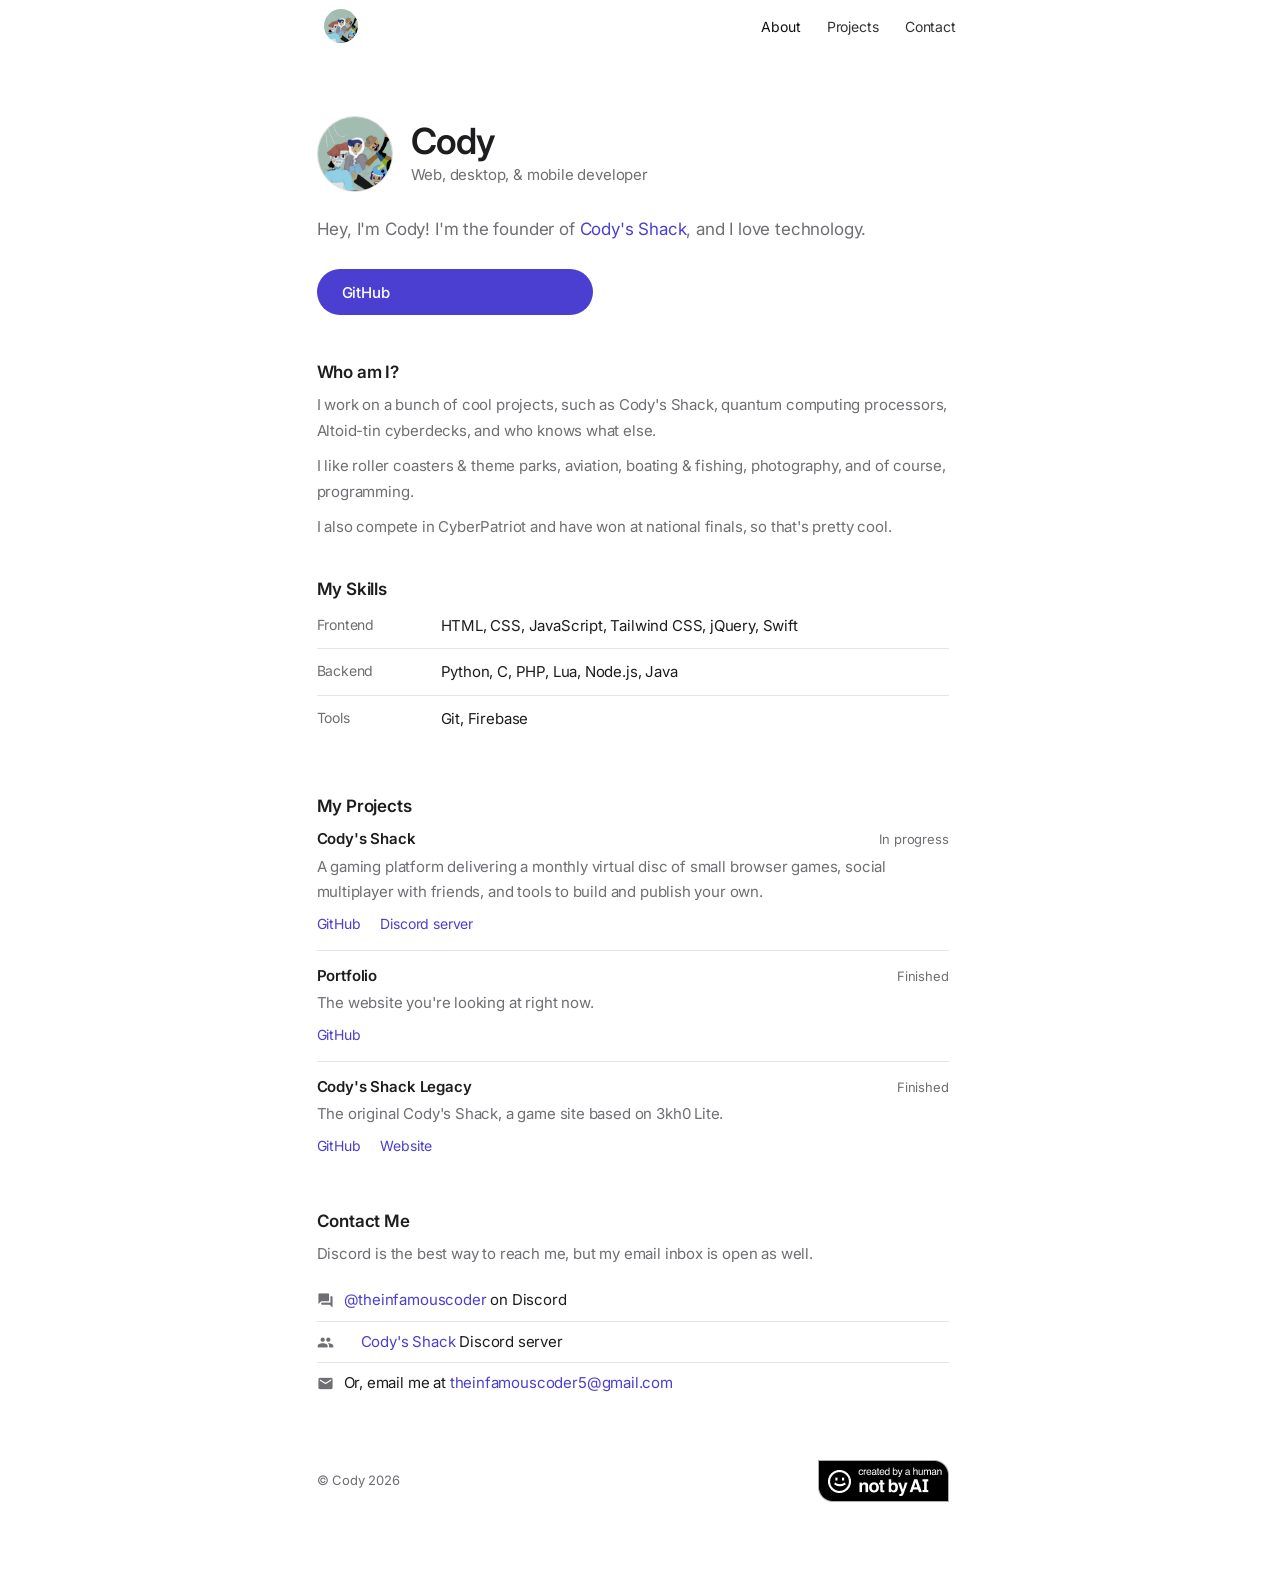
<file: index.html>
<!doctype html>
<html lang="en">
<head>
	<meta charset="utf-8">
	<meta name="viewport" content="width=device-width, initial-scale=1">
	<meta name="color-scheme" content="light dark">
	<title>Cody | About Me</title>
	<meta name="description" content="About Cody, a developer and the founder of Cody's Shack.">

	<link rel="icon" type="image/png" href="assets/images/pfp-64.png">

	<link rel="preconnect" href="https://fonts.googleapis.com">
	<link rel="preconnect" href="https://fonts.gstatic.com" crossorigin>

	<link rel="stylesheet" href="https://fonts.googleapis.com/css2?family=Inter:wght@400;500;600&display=swap">
	<link rel="stylesheet" href="https://fonts.googleapis.com/icon?family=Material+Icons">

	<link rel="stylesheet" href="assets/css/global.css">
	<link rel="stylesheet" href="assets/css/about.css">
</head>
<body>
	<nav id="navbar" class="special">
		<div class="nav-inner">
			<a href="#top" class="nav-logo" aria-label="Cody, back to top">
				<img src="assets/images/pfp.jpg" alt="" width="34" height="34">
			</a>
			<ul class="nav-links">
				<li><a href="#about">About</a></li>
				<li><a href="#projects">Projects</a></li>
				<li><a href="#contact">Contact</a></li>
			</ul>
		</div>
	</nav>

	<div class="page-body" id="top">
		<article class="about-page page-shell">
			<header class="about-head">
				<img class="about-photo" src="assets/images/pfp.jpg" alt="Profile picture" width="432" height="432">
				<div>
					<h1>Cody</h1>
					<p class="about-role">Web, desktop, & mobile developer</p>
				</div>
			</header>

			<p class="about-intro">
				Hey, I'm Cody! I'm the founder of <a href="https://codysshack.pages.dev/discord" title="Cody's Shack">Cody's Shack</a>, and I love technology.
			</p>

			<div class="about-actions">
				<a class="btn btn--primary" href="https://github.com/theinfamouscoder5" target="_blank" rel="noopener">
					GitHub<span class="material-icons" aria-hidden="true">north_east</span>
				</a>
			</div>

			<div class="about-body">
				<section class="about-section" id="about">
					<h2>Who am I?</h2>
					<p>
						I work on a bunch of cool projects, such as Cody's Shack, quantum computing processors, Altoid-tin cyberdecks, and who knows what else.
					</p>
					<p>
						I like roller coasters & theme parks, aviation, boating & fishing, photography, and of course, programming.
					</p>
					<p>
						I also compete in CyberPatriot and have won at national finals, so that's pretty cool.
					</p>
				</section>

				<section class="about-section" id="skills">
					<h2>My Skills</h2>
					<dl class="about-rows">
						<div>
							<dt>Frontend</dt>
							<dd>HTML, CSS, JavaScript, Tailwind CSS, jQuery, Swift</dd>
						</div>
						<div>
							<dt>Backend</dt>
							<dd>Python, C, PHP, Lua, Node.js, Java</dd>
						</div>
						<div>
							<dt>Tools</dt>
							<dd>Git, Firebase</dd>
						</div>
					</dl>
				</section>

				<section class="about-section" id="projects">
					<h2>My Projects</h2>

					<article class="about-entry">
						<div class="about-entry__head">
							<h3>Cody's Shack</h3>
							<span>In progress</span>
						</div>
						<p>
							A gaming platform delivering a monthly virtual disc of small browser games, social multiplayer with friends, and tools to build and publish your own.
						</p>
						<div class="about-links">
							<a href="https://github.com/codys-shack" target="_blank" rel="noopener">GitHub</a>
							<a href="https://codysshack.pages.dev/discord" target="_blank" rel="noopener">Discord server</a>
						</div>
					</article>

					<article class="about-entry">
						<div class="about-entry__head">
							<h3>Portfolio</h3>
							<span>Finished</span>
						</div>
						<p>
							The website you're looking at right now.
						</p>
						<div class="about-links">
							<a href="https://github.com/theinfamouscoder5/about-me" target="_blank" rel="noopener">GitHub</a>
						</div>
					</article>

					<article class="about-entry">
						<div class="about-entry__head">
							<h3>Cody's Shack Legacy</h3>
							<span>Finished</span>
						</div>
						<p>The original Cody's Shack, a game site based on 3kh0 Lite.</p>
						<div class="about-links">
							<a href="https://github.com/codys-shack/legacy" target="_blank" rel="noopener">GitHub</a>
							<a href="https://cs-legacy.pages.dev/" target="_blank" rel="noopener">Website</a>
						</div>
					</article>
				</section>

				<section class="about-section" id="contact">
					<h2>Contact Me</h2>
					<p>
						Discord is the best way to reach me, but my email inbox is open as well.
					</p>
					<ul class="about-contact">
						<li>
							<span class="material-icons" aria-hidden="true">forum</span>
							<span><a href="https://discord.com/users/953070641777639454/" target="_blank" rel="noopener">@theinfamouscoder</a> on Discord</span>
						</li>
						<li>
							<span class="material-icons" aria-hidden="true">groups</span>
							
							<span><a href="https://codysshack.pages.dev/discord" target="_blank" rel="noopener">Cody's Shack</a> Discord server</span>
						</li>
						<li>
							<span class="material-icons" aria-hidden="true">mail</span>
							<span>Or, email me at <a href="mailto:theinfamouscoder5@gmail.com">theinfamouscoder5@gmail.com</a></span>
						</li>
					</ul>
				</section>
			</div>

			<div class="about-foot">
				<p class="about-copy">&copy; Cody 2026</p>

				<a class="about-badge" href="https://notbyai.fyi" target="_blank" rel="noopener">
					<picture>
						<source media="(prefers-color-scheme: dark)" srcset="assets/images/Created-By-a-Human-Not-By-AI-Badge-white.png 1x, assets/images/Created-By-a-Human-Not-By-AI-Badge-white@2x.png 2x">
						<img src="assets/images/Created-By-a-Human-Not-By-AI-Badge-black.png" srcset="assets/images/Created-By-a-Human-Not-By-AI-Badge-black@2x.png 2x" alt="Created by a Human, Not by AI" width="131" height="42">
					</picture>
				</a>
			</div>
		</article>
	</div>

	<script src="assets/js/main.js" defer></script>
</body>
</html>
</file>
<file: assets/css/global.css>
:root {
    color-scheme: light dark;

    --font-sans: "Inter", -apple-system, BlinkMacSystemFont, "Segoe UI", Roboto, Arial, sans-serif;

    --bg-color: light-dark(#ffffff, #0a0a0b);
    --bg-accent-color: light-dark(#f5f5f7, #131316);

    --text-color: light-dark(#1d1d1f, #f5f5f7);
    --text-color-secondary: light-dark(#6e6e73, #a1a1a6);

    --border-color: light-dark(rgba(0, 0, 0, 0.10), rgba(255, 255, 255, 0.11));

    --accent: #4b3fd1;
    --accent-hover: #3e33b6;
    --accent-text: light-dark(#4b3fd1, #a79eff);
    --accent-soft: light-dark(rgba(75, 63, 209, 0.09), rgba(140, 128, 255, 0.16));

    --radius-pill: 999px;

    --nav-height: 52px;
    --page-width: 1120px;
    --page-gutter: 24px;
}

@media (max-width: 720px) {
    :root {
        --page-gutter: 20px;
    }
}

*,
*::before,
*::after {
    box-sizing: border-box;
}

html {
    scroll-behavior: smooth;
    scrollbar-gutter: stable;
    -webkit-text-size-adjust: 100%;
}

body {
    display: flex;
    flex-direction: column;
    min-height: 100vh;
    min-height: 100dvh;
    margin: 0;
    background-color: var(--bg-color);
    color: var(--text-color);
    font-family: var(--font-sans);
    font-size: 16px;
    font-weight: 400;
    line-height: 1.5;
    letter-spacing: -0.011em;
    -webkit-font-smoothing: antialiased;
    -moz-osx-font-smoothing: grayscale;
}

h1,
h2,
h3 {
    margin: 0;
    font-weight: 600;
    line-height: 1.12;
    letter-spacing: -0.022em;
    color: var(--text-color);
}

p {
    margin: 0;
}

a {
    color: var(--accent-text);
}

img {
    max-width: 100%;
}

::selection {
    background: var(--accent-soft);
    color: var(--text-color);
}

:focus-visible {
    outline: 2px solid var(--accent-text);
    outline-offset: 2px;
    border-radius: 6px;
}

/* Page shell */

.page-shell {
    width: 100%;
    max-width: var(--page-width);
    margin-inline: auto;
    padding-inline: var(--page-gutter);
}

/* Buttons */

.btn {
    display: inline-flex;
    align-items: center;
    justify-content: center;
    gap: 8px;
    height: 46px;
    padding: 0 24px;
    border: 1px solid transparent;
    border-radius: var(--radius-pill);
    font-family: var(--font-sans);
    font-size: 0.9375rem;
    font-weight: 500;
    letter-spacing: -0.01em;
    line-height: 1;
    text-decoration: none;
    white-space: nowrap;
    cursor: pointer;
    transition: background-color 0.2s ease, border-color 0.2s ease, color 0.2s ease,
        transform 0.2s ease, box-shadow 0.2s ease;
}

.btn:active {
    transform: scale(0.985);
}

.btn--primary {
    background-color: var(--accent);
    color: #ffffff;
}

.btn--primary:hover {
    background-color: var(--accent-hover);
    color: #ffffff;
}

/* Navbar */

#navbar {
    position: fixed;
    top: 0;
    left: 0;
    right: 0;
    z-index: 500;
    height: var(--nav-height);
    display: flex;
    align-items: center;
    background-color: transparent;
}

#navbar::before {
    content: "";
    position: absolute;
    inset: 0;
    z-index: -1;
    background-color: light-dark(rgba(251, 251, 253, 0.78), rgba(14, 14, 16, 0.78));
    -webkit-backdrop-filter: saturate(180%) blur(20px);
    backdrop-filter: saturate(180%) blur(20px);
    border-bottom: 1px solid transparent;
    opacity: 1;
    transition: opacity 0.3s ease, border-color 0.3s ease;
}

#navbar.special::before {
    opacity: 0;
}

#navbar.navbar-scrolled::before {
    opacity: 1;
    border-bottom-color: var(--border-color);
}

#navbar.special:not(.navbar-scrolled) .nav-links a {
    color: light-dark(var(--text-color), #ffffff);
    opacity: 0.9;
}

#navbar.special:not(.navbar-scrolled) .nav-links a:hover {
    color: light-dark(#101014, #ffffff);
    opacity: 1;
}

#navbar .nav-inner {
    width: 100%;
    max-width: var(--page-width);
    margin-inline: auto;
    padding-inline: var(--page-gutter);
    display: flex;
    align-items: center;
    justify-content: space-between;
    gap: 24px;
}

.nav-logo {
    display: flex;
    align-items: center;
    text-decoration: none;
}

.nav-logo img {
    display: block;
    width: 34px;
    height: 34px;
    border-radius: 9px;
}

.nav-links {
    display: flex;
    align-items: center;
    gap: 26px;
    margin: 0;
    padding: 0;
    list-style: none;
}

.nav-links li {
    display: flex;
    align-items: center;
}

.nav-links a {
    color: var(--text-color);
    font-size: 0.875rem;
    font-weight: 400;
    letter-spacing: -0.008em;
    text-decoration: none;
    opacity: 0.82;
    transition: opacity 0.2s ease, color 0.2s ease;
}

.nav-links a:hover {
    opacity: 1;
    color: var(--text-color);
}

@media (max-width: 720px) {
    .nav-links {
        gap: 20px;
    }
}

/* Page frame */

.page-body {
    flex: 1 0 auto;
}

@media (prefers-reduced-motion: reduce) {
    html {
        scroll-behavior: auto;
    }

    *,
    *::before,
    *::after {
        animation-duration: 0.01ms !important;
        transition-duration: 0.01ms !important;
    }
}
</file>
<file: assets/css/about.css>
/* About */

#navbar .nav-inner {
    max-width: 680px;
}

#navbar .nav-logo img {
    border-radius: 50%;
}

.nav-links a.is-active {
    opacity: 1;
    color: var(--text-color);
}

#navbar.special:not(.navbar-scrolled) .nav-links a.is-active {
    opacity: 1;
    color: light-dark(#101014, #ffffff);
}

.about-page {
    padding-top: calc(var(--nav-height) + 64px);
    padding-bottom: 80px;
    max-width: 680px;
}

.about-head {
    display: flex;
    align-items: center;
    gap: 18px;
}

.about-photo {
    width: 76px;
    height: 76px;
    border-radius: 50%;
    border: 1px solid var(--border-color);
    background-color: var(--bg-accent-color);
    object-fit: cover;
}

.about-head h1 {
    font-size: clamp(1.75rem, 4vw, 2.25rem);
    line-height: 1.1;
}

.about-role {
    margin-top: 2px;
    font-size: 0.9375rem;
    color: var(--text-color-secondary);
}

.about-intro {
    margin-top: 24px;
    font-size: 1.0625rem;
    line-height: 1.6;
    color: var(--text-color-secondary);
}

.about-intro a {
    color: var(--accent-text);
    text-decoration: none;
}

.about-intro a:hover {
    text-decoration: underline;
}


.about-actions {
    display: flex;
    align-items: center;
    margin-top: 26px;
}

.about-actions .material-icons {
    font-size: 17px;
    line-height: 1;
}

.about-body {
    display: flex;
    flex-direction: column;
    gap: 40px;
    margin-top: 48px;
}

.about-section h2 {
    font-size: 1.0625rem;
    font-weight: 600;
    letter-spacing: -0.01em;
}

.about-section p {
    margin-top: 10px;
    font-size: 0.9375rem;
    line-height: 1.7;
    color: var(--text-color-secondary);
}

/* Skills */

.about-rows {
    margin-top: 14px;
}

.about-rows > div {
    display: grid;
    grid-template-columns: 104px minmax(0, 1fr);
    gap: 20px;
    padding: 10px 0;
    border-top: 1px solid var(--border-color);
}

.about-rows > div:first-child {
    border-top: 0;
    padding-top: 0;
}

.about-rows dt {
    font-size: 0.875rem;
    line-height: 1.7;
    color: var(--text-color-secondary);
}

.about-rows dd {
    margin: 0;
    font-size: 0.9375rem;
    line-height: 1.7;
    color: var(--text-color);
}

/* Projects */

.about-entry {
    padding: 16px 0;
    border-top: 1px solid var(--border-color);
}

.about-entry:first-of-type {
    margin-top: 14px;
    border-top: 0;
    padding-top: 0;
}

.about-entry__head {
    display: flex;
    align-items: baseline;
    justify-content: space-between;
    gap: 16px;
}

.about-entry__head h3 {
    font-size: 0.9375rem;
    font-weight: 600;
    letter-spacing: -0.01em;
}

.about-entry__head span {
    flex: none;
    font-size: 0.8125rem;
    color: var(--text-color-secondary);
}

.about-entry p {
    margin-top: 4px;
    font-size: 0.9375rem;
    line-height: 1.7;
    color: var(--text-color-secondary);
}

.about-links {
    display: flex;
    flex-wrap: wrap;
    gap: 6px 20px;
    margin-top: 8px;
}

.about-links a {
    font-size: 0.875rem;
    color: var(--accent-text);
    text-decoration: none;
}

.about-links a:hover {
    text-decoration: underline;
}

/* Contact */

.about-contact {
    margin-top: 14px;
    padding: 0;
    list-style: none;
}

.about-contact li {
    display: flex;
    align-items: center;
    gap: 10px;
    padding: 9px 0;
    border-top: 1px solid var(--border-color);
    font-size: 0.9375rem;
}

.about-contact li:first-child {
    border-top: 0;
}

.about-contact .material-icons {
    font-size: 17px;
    color: var(--text-color-secondary);
}

.about-contact a {
    color: var(--accent-text);
    text-decoration: none;
}

.about-contact a:hover {
    color: var(--accent-text);
    text-decoration: underline;
}

/* Footer */

.about-foot {
    display: flex;
    flex-wrap: wrap;
    align-items: center;
    justify-content: space-between;
    gap: 16px 24px;
    margin-top: 40px;
}

.about-copy {
    font-size: 0.8125rem;
    color: var(--text-color-secondary);
}

.about-badge {
    display: inline-block;
}

.about-badge img {
    display: block;
    width: auto;
    height: 42px;
}

@media (max-width: 560px) {
    .about-page {
        padding-top: calc(var(--nav-height) + 32px);
        padding-bottom: 56px;
    }

    .about-body {
        gap: 32px;
        margin-top: 36px;
    }

    .about-rows > div {
        grid-template-columns: 1fr;
        gap: 1px;
    }

    .about-entry__head {
        flex-wrap: wrap;
        gap: 0 12px;
    }
}
</file>
